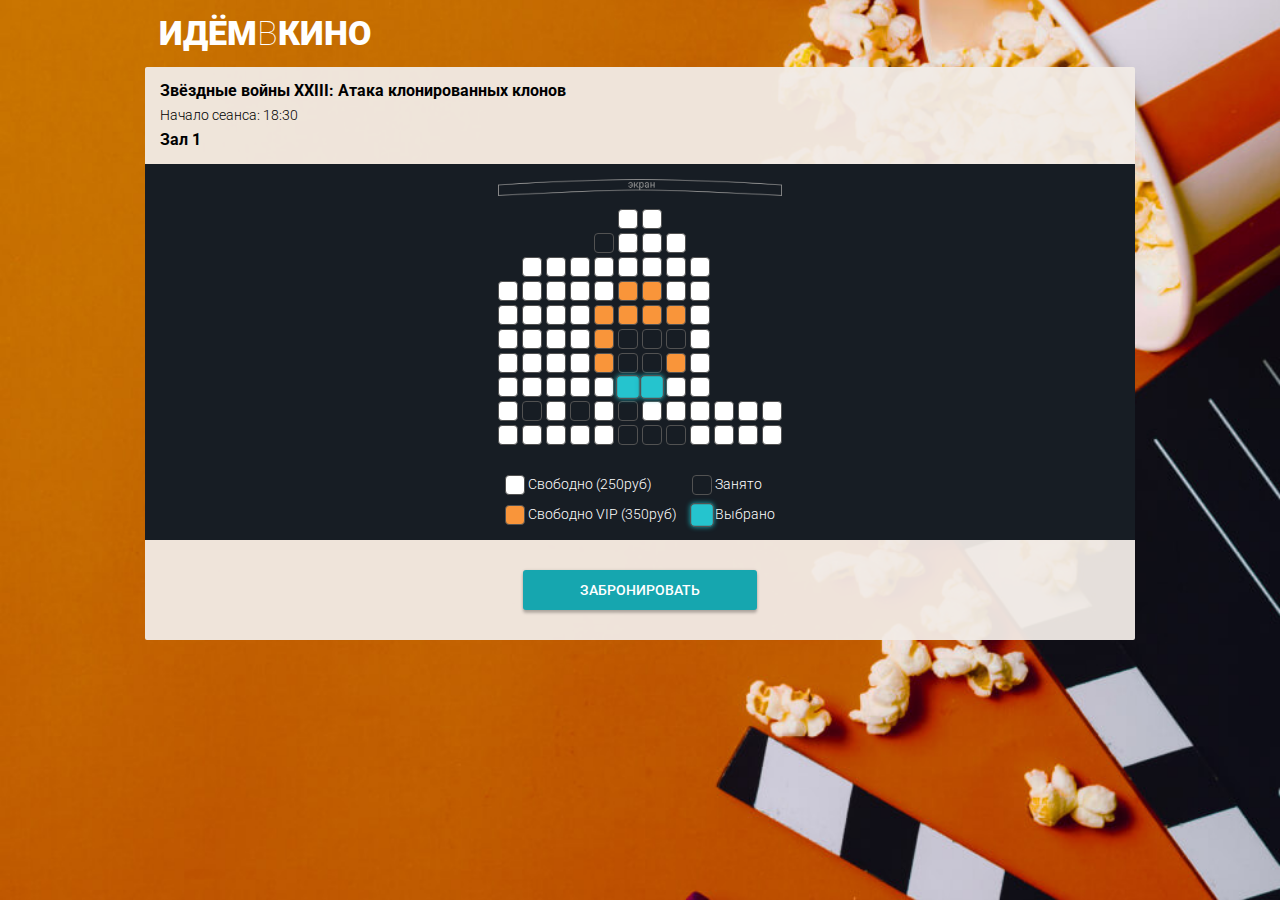
<file: hall.html>
<!DOCTYPE html>
<html lang="ru">

<head>
  <meta charset="UTF-8">
  <meta name="viewport" content="width=device-width, initial-scale=1.0">
  <meta http-equiv="X-UA-Compatible" content="ie=edge">
  <title>ИдёмВКино</title>
  <script src="client/js/hall.js" defer></script>
  <link rel="stylesheet" href="client/css/normalize.css">
  <link rel="stylesheet" href="client/css/styles.css">
  <link href="https://fonts.googleapis.com/css?family=Roboto:100,300,400,500,700,900&amp;subset=cyrillic,cyrillic-ext,latin-ext" rel="stylesheet">
</head>

<body>
  <header class="page-header">
    <h1 class="page-header__title">Идём<span>в</span>кино</h1>
  </header>
  
  <main>
    <section class="buying">
      <div class="buying__info">
        <div class="buying__info-description">
          <h2 class="buying__info-title">Звёздные войны XXIII: Атака клонированных клонов</h2>
          <p class="buying__info-start">Начало сеанса: 18:30</p>
          <p class="buying__info-hall">Зал 1</p>          
        </div>
        <div class="buying__info-hint">
          <p>Тапните дважды,<br>чтобы увеличить</p>
        </div>
      </div>
      <div class="conf-step">
        <div class="conf-step__wrapper">
          <div class="conf-step__row">
            <span class="conf-step__chair conf-step__chair_disabled"></span><span class="conf-step__chair conf-step__chair_disabled"></span>
            <span class="conf-step__chair conf-step__chair_disabled"></span><span class="conf-step__chair conf-step__chair_disabled"></span>
              <span class="conf-step__chair conf-step__chair_disabled"></span><span class="conf-step__chair conf-step__chair_standart"></span>
              <span class="conf-step__chair conf-step__chair_standart"></span><span class="conf-step__chair conf-step__chair_disabled"></span>
              <span class="conf-step__chair conf-step__chair_disabled"></span><span class="conf-step__chair conf-step__chair_disabled"></span>
            <span class="conf-step__chair conf-step__chair_disabled"></span><span class="conf-step__chair conf-step__chair_disabled"></span>
            </div>  

            <div class="conf-step__row">
              <span class="conf-step__chair conf-step__chair_disabled"></span><span class="conf-step__chair conf-step__chair_disabled"></span>
              <span class="conf-step__chair conf-step__chair_disabled"></span><span class="conf-step__chair conf-step__chair_disabled"></span>
              <span class="conf-step__chair conf-step__chair_taken"></span><span class="conf-step__chair conf-step__chair_standart"></span>
              <span class="conf-step__chair conf-step__chair_standart"></span><span class="conf-step__chair conf-step__chair_standart"></span>
              <span class="conf-step__chair conf-step__chair_disabled"></span><span class="conf-step__chair conf-step__chair_disabled"></span>
              <span class="conf-step__chair conf-step__chair_disabled"></span><span class="conf-step__chair conf-step__chair_disabled"></span>
            </div>  

            <div class="conf-step__row">
              <span class="conf-step__chair conf-step__chair_disabled"></span><span class="conf-step__chair conf-step__chair_standart"></span>
              <span class="conf-step__chair conf-step__chair_standart"></span><span class="conf-step__chair conf-step__chair_standart"></span>
              <span class="conf-step__chair conf-step__chair_standart"></span><span class="conf-step__chair conf-step__chair_standart"></span>
              <span class="conf-step__chair conf-step__chair_standart"></span><span class="conf-step__chair conf-step__chair_standart"></span>
              <span class="conf-step__chair conf-step__chair_standart"></span><span class="conf-step__chair conf-step__chair_disabled"></span>
              <span class="conf-step__chair conf-step__chair_disabled"></span><span class="conf-step__chair conf-step__chair_disabled"></span>
            </div>  

            <div class="conf-step__row">
              <span class="conf-step__chair conf-step__chair_standart"></span><span class="conf-step__chair conf-step__chair_standart"></span>
              <span class="conf-step__chair conf-step__chair_standart"></span><span class="conf-step__chair conf-step__chair_standart"></span>
              <span class="conf-step__chair conf-step__chair_standart"></span><span class="conf-step__chair conf-step__chair_vip"></span>
              <span class="conf-step__chair conf-step__chair_vip"></span><span class="conf-step__chair conf-step__chair_standart"></span>
              <span class="conf-step__chair conf-step__chair_standart"></span><span class="conf-step__chair conf-step__chair_disabled"></span>
              <span class="conf-step__chair conf-step__chair_disabled"></span><span class="conf-step__chair conf-step__chair_disabled"></span>
            </div>  

            <div class="conf-step__row">
              <span class="conf-step__chair conf-step__chair_standart"></span><span class="conf-step__chair conf-step__chair_standart"></span>
              <span class="conf-step__chair conf-step__chair_standart"></span><span class="conf-step__chair conf-step__chair_standart"></span>
              <span class="conf-step__chair conf-step__chair_vip"></span><span class="conf-step__chair conf-step__chair_vip"></span>
              <span class="conf-step__chair conf-step__chair_vip"></span><span class="conf-step__chair conf-step__chair_vip"></span>
              <span class="conf-step__chair conf-step__chair_standart"></span><span class="conf-step__chair conf-step__chair_disabled"></span>
              <span class="conf-step__chair conf-step__chair_disabled"></span><span class="conf-step__chair conf-step__chair_disabled"></span>
            </div>  

            <div class="conf-step__row">
              <span class="conf-step__chair conf-step__chair_standart"></span><span class="conf-step__chair conf-step__chair_standart"></span>
              <span class="conf-step__chair conf-step__chair_standart"></span><span class="conf-step__chair conf-step__chair_standart"></span>
              <span class="conf-step__chair conf-step__chair_vip"></span><span class="conf-step__chair conf-step__chair_taken"></span>
              <span class="conf-step__chair conf-step__chair_taken"></span><span class="conf-step__chair conf-step__chair_taken"></span>
              <span class="conf-step__chair conf-step__chair_standart"></span><span class="conf-step__chair conf-step__chair_disabled"></span>
              <span class="conf-step__chair conf-step__chair_disabled"></span><span class="conf-step__chair conf-step__chair_disabled"></span>
            </div>  

            <div class="conf-step__row">
              <span class="conf-step__chair conf-step__chair_standart"></span><span class="conf-step__chair conf-step__chair_standart"></span>
              <span class="conf-step__chair conf-step__chair_standart"></span><span class="conf-step__chair conf-step__chair_standart"></span>
              <span class="conf-step__chair conf-step__chair_vip"></span><span class="conf-step__chair conf-step__chair_taken"></span>
              <span class="conf-step__chair conf-step__chair_taken"></span><span class="conf-step__chair conf-step__chair_vip"></span>
              <span class="conf-step__chair conf-step__chair_standart"></span><span class="conf-step__chair conf-step__chair_disabled"></span>
              <span class="conf-step__chair conf-step__chair_disabled"></span><span class="conf-step__chair conf-step__chair_disabled"></span>
            </div>  

            <div class="conf-step__row">
              <span class="conf-step__chair conf-step__chair_standart"></span><span class="conf-step__chair conf-step__chair_standart"></span>
              <span class="conf-step__chair conf-step__chair_standart"></span><span class="conf-step__chair conf-step__chair_standart"></span>
              <span class="conf-step__chair conf-step__chair_standart"></span><span class="conf-step__chair conf-step__chair_selected"></span>
              <span class="conf-step__chair conf-step__chair_selected"></span><span class="conf-step__chair conf-step__chair_standart"></span>
              <span class="conf-step__chair conf-step__chair_standart"></span><span class="conf-step__chair conf-step__chair_disabled"></span>
              <span class="conf-step__chair conf-step__chair_disabled"></span><span class="conf-step__chair conf-step__chair_disabled"></span>
            </div>  

            <div class="conf-step__row">
              <span class="conf-step__chair conf-step__chair_standart"></span><span class="conf-step__chair conf-step__chair_taken"></span>
              <span class="conf-step__chair conf-step__chair_standart"></span><span class="conf-step__chair conf-step__chair_taken"></span>
              <span class="conf-step__chair conf-step__chair_standart"></span><span class="conf-step__chair conf-step__chair_taken"></span>
              <span class="conf-step__chair conf-step__chair_standart"></span><span class="conf-step__chair conf-step__chair_standart"></span>
              <span class="conf-step__chair conf-step__chair_standart"></span><span class="conf-step__chair conf-step__chair_standart"></span>
              <span class="conf-step__chair conf-step__chair_standart"></span><span class="conf-step__chair conf-step__chair_standart"></span>
            </div>  

            <div class="conf-step__row">
              <span class="conf-step__chair conf-step__chair_standart"></span><span class="conf-step__chair conf-step__chair_standart"></span>
              <span class="conf-step__chair conf-step__chair_standart"></span><span class="conf-step__chair conf-step__chair_standart"></span>
              <span class="conf-step__chair conf-step__chair_standart"></span><span class="conf-step__chair conf-step__chair_taken"></span>
              <span class="conf-step__chair conf-step__chair_taken"></span><span class="conf-step__chair conf-step__chair_taken"></span>
              <span class="conf-step__chair conf-step__chair_standart"></span><span class="conf-step__chair conf-step__chair_standart"></span>
              <span class="conf-step__chair conf-step__chair_standart"></span><span class="conf-step__chair conf-step__chair_standart"></span>
            </div>
        </div>
        <div class="conf-step__legend">
          <div class="col">
            <p class="conf-step__legend-price"><span class="conf-step__chair conf-step__chair_standart"></span> Свободно (<span class="conf-step__legend-value price-standart">250</span>руб)</p>
            <p class="conf-step__legend-price"><span class="conf-step__chair conf-step__chair_vip"></span> Свободно VIP (<span class="conf-step__legend-value price-vip">350</span>руб)</p>            
          </div>
          <div class="col">
            <p class="conf-step__legend-price"><span class="conf-step__chair conf-step__chair_taken"></span> Занято</p>
            <p class="conf-step__legend-price"><span class="conf-step__chair conf-step__chair_selected"></span> Выбрано</p>                    
          </div>
        </div>
      </div>
      <button class="acceptin-button"  >Забронировать</button>
    </section>     
  </main>
  <script src="client/js/createRequest.js"></script>
  <script src="client/js/hall.js"></script>
</body>
</html>
</file>
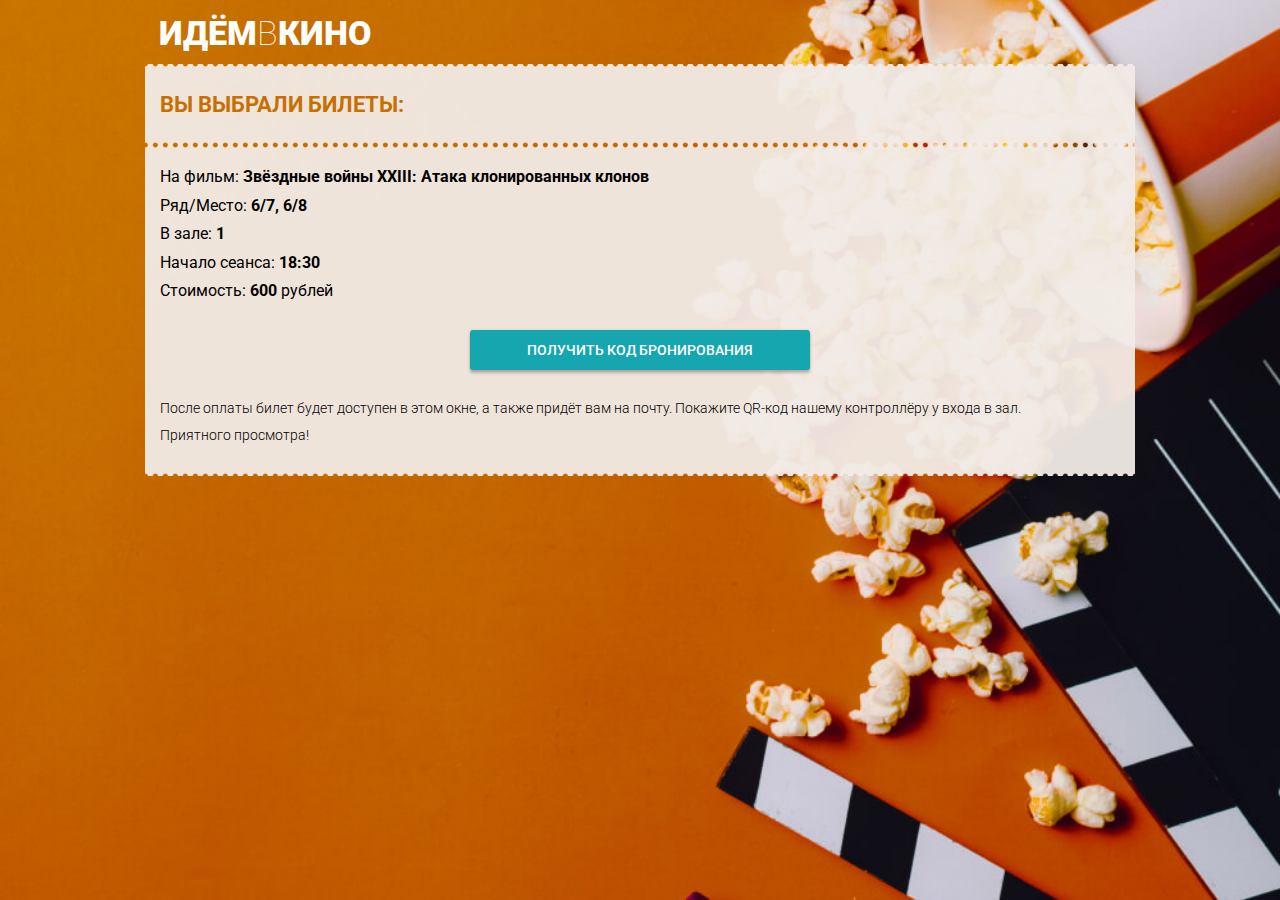
<file: payment.html>
<!DOCTYPE html>
<html lang="ru">

<head>
  <meta charset="UTF-8">
  <meta name="viewport" content="width=device-width, initial-scale=1.0">
  <meta http-equiv="X-UA-Compatible" content="ie=edge">
  <title>ИдёмВКино</title>
  <link rel="stylesheet" href="client/css/normalize.css">
  <link rel="stylesheet" href="client/css/styles.css">
  <link href="https://fonts.googleapis.com/css?family=Roboto:100,300,400,500,700,900&amp;subset=cyrillic,cyrillic-ext,latin-ext" rel="stylesheet">
</head>

<body>
  <header class="page-header">
    <h1 class="page-header__title">Идём<span>в</span>кино</h1>
  </header>
  
  <main>
    <section class="ticket">
      
      <header class="tichet__check">
        <h2 class="ticket__check-title">Вы выбрали билеты:</h2>
      </header>
      
      <div class="ticket__info-wrapper">
        <p class="ticket__info">На фильм: <span class="ticket__details ticket__title">Звёздные войны XXIII: Атака клонированных клонов</span></p>
        <p class="ticket__info">Ряд/Место: <span class="ticket__details ticket__chairs">6/7, 6/8</span></p>
        <p class="ticket__info">В зале: <span class="ticket__details ticket__hall">1</span></p>
        <p class="ticket__info">Начало сеанса: <span class="ticket__details ticket__start">18:30</span></p>
        <p class="ticket__info">Стоимость: <span class="ticket__details ticket__cost">600</span> рублей</p>

        <button class="acceptin-button" onclick="location.href='ticket.html'" >Получить код бронирования</button>

        <p class="ticket__hint">После оплаты билет будет доступен в этом окне, а также придёт вам на почту. Покажите QR-код нашему контроллёру у входа в зал.</p>
        <p class="ticket__hint">Приятного просмотра!</p>
      </div>
    </section>     
  </main>
  <script src="client/js/createRequest.js"></script>
  <script src="client/js/payment.js"></script>
</body>
</html>
</file>
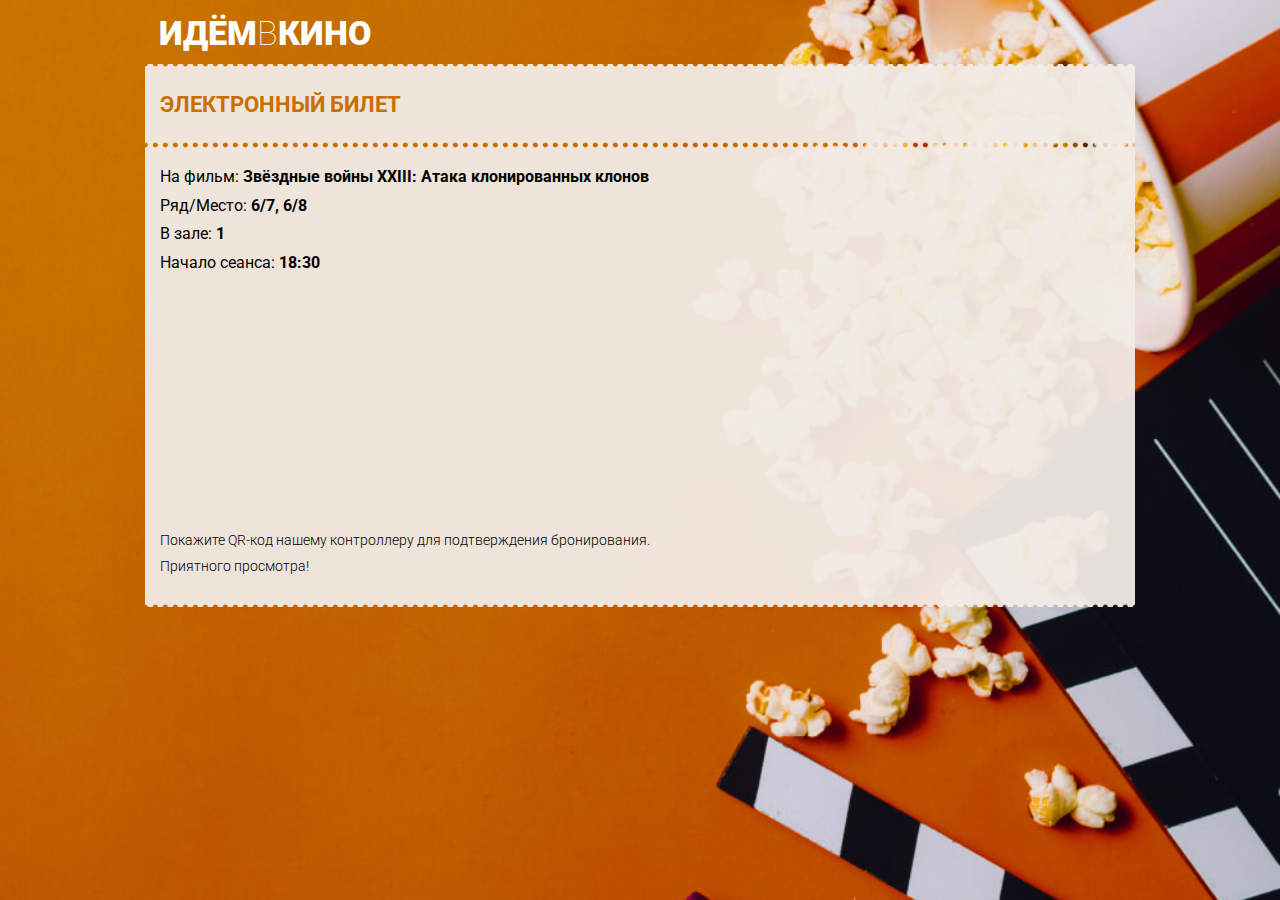
<file: ticket.html>
<!DOCTYPE html>
<html lang="ru">

<head>
  <meta charset="UTF-8">
  <meta name="viewport" content="width=device-width, initial-scale=1.0">
  <meta http-equiv="X-UA-Compatible" content="ie=edge">
  <title>ИдёмВКино</title>
  <link rel="stylesheet" href="client/css/normalize.css">
  <link rel="stylesheet" href="client/css/styles.css">
  <link href="https://fonts.googleapis.com/css?family=Roboto:100,300,400,500,700,900&amp;subset=cyrillic,cyrillic-ext,latin-ext" rel="stylesheet">
</head>

<body>
  <header class="page-header">
    <h1 class="page-header__title">Идём<span>в</span>кино</h1>
  </header>
  
  <main>
    <section class="ticket">
      
      <header class="tichet__check">
        <h2 class="ticket__check-title">Электронный билет</h2>
      </header>
      
      <div class="ticket__info-wrapper">
        <p class="ticket__info">На фильм: <span class="ticket__details ticket__title">Звёздные войны XXIII: Атака клонированных клонов</span></p>
        <p class="ticket__info">Ряд/Место: <span class="ticket__details ticket__chairs">6/7, 6/8</span></p>
        <p class="ticket__info">В зале: <span class="ticket__details ticket__hall">1</span></p>
        <p class="ticket__info">Начало сеанса: <span class="ticket__details ticket__start">18:30</span></p>

        <div class="ticket__info-qr"></div>

        <p class="ticket__hint">Покажите QR-код нашему контроллеру для подтверждения бронирования.</p>
        <p class="ticket__hint">Приятного просмотра!</p>
      </div>
    </section>     
  </main>
  <script src="client/js/createRequest.js"></script>
  <script src="client/js/ticket.js"></script>
  <script src="client/js/QRCreator.js" defer></script>
</body>
</html>
</file>
<file: client/css/styles.css>
@charset "UTF-8";
* {
  margin: 0;
  padding: 0;
  box-sizing: border-box;
}

html {
  font-family: "Roboto", sans-serif;
  font-size: 62.5%;
}

body {
  background-image: url("../i/background.jpg");
  background-size: cover;
  background-attachment: fixed;
  background-position: right;
}

.page-header {
  padding: 1.4rem;
}

.page-header__title {
  margin: 0;
  font-weight: 900;
  font-size: 3.4rem;
  color: #FFFFFF;
  text-transform: uppercase;
}
.page-header__title span {
  font-weight: 100;
}

/* ~~~~~~~~~~~~ Главная ~~~~~~~~~~~~ */
.page-nav {
  position: sticky;
  top: 2px;
  padding-bottom: 1rem;
  display: flex;
  flex-wrap: nowrap;
  align-items: stretch;
  color: #000000;
  z-index: 10;
}
.page-nav .page-nav__day {
  flex-basis: calc(100% / 8);
  font-size: 1.2rem;
  padding: 1rem;
  background: rgba(255, 255, 255, 0.9);
  box-shadow: 0px 2px 2px rgba(0, 0, 0, 0.24), 0px 0px 2px rgba(0, 0, 0, 0.12);
  border-radius: 2px;
  text-decoration: none;
  color: #000000;
}
.page-nav .page-nav__day + .page-nav__day {
  margin-left: 1px;
}
.page-nav .page-nav__day .page-nav__day-week::after {
  content: ',';
}
.page-nav .page-nav__day .page-nav__day-number::before {
  content: ' ';
}
.page-nav .page-nav__day .page-nav__day-week, .page-nav .page-nav__day .page-nav__day-number {
  display: block;
}
.page-nav .page-nav__day_chosen {
  flex-grow: 1;
  background-color: #FFFFFF;
  font-weight: 700;
  transform: scale(1.1);
}
.page-nav .page-nav__day_weekend {
  color: #DE2121;
}
.page-nav .page-nav__day_next {
  text-align: center;
}
.page-nav .page-nav__day_next::before {
  content: '>';
  font-family: monospace;
  font-weight: 700;
  font-size: 2.4rem;
}
.page-nav .page-nav__day_today .page-nav__day-week::before {
  content: 'Сегодня';
  display: block;
}
.page-nav .page-nav__day_today .page-nav__day-week, .page-nav .page-nav__day_today .page-nav__day-number {
  display: inline;
}

.movie {
  position: relative;
  padding: 1.5rem;
  margin-top: 3rem;
  background: rgba(241, 235, 230, 0.95);
  color: #000000;
}
.movie .movie__info {
  display: flex;
}
.movie .movie__poster {
  position: relative;
  width: 12.5rem;
  height: 17.5rem;
  /*    left: 1.5rem;
      top: -1.5rem;*/
}
.movie .movie__poster .movie__poster-image {
  position: relative;
  top: -3rem;
  width: 12.5rem;
  height: 17.5rem;
}
.movie .movie__poster::after {
  content: '';
  display: block;
  position: absolute;
  right: -0.7rem;
  top: -3rem;
  border: 1.5rem solid transparent;
  border-bottom: 0 solid transparent;
  border-right: 0 solid transparent;
  border-left: 0.7rem solid #772720;
}
.movie .movie__description {
  flex-grow: 1;
  padding-left: 1.5rem;
}
.movie .movie__title {
  font-weight: 700;
  font-size: 1.6rem;
}
.movie .movie__synopsis {
  font-size: 1.4rem;
  margin-top: 1rem;
}
.movie .movie__data {
  font-size: 1.4rem;
  font-weight: 300;
  margin-top: 1rem;
}
.movie .movie-seances__hall + .movie-seances__hall {
  margin-top: 2rem;
}
.movie .movie-seances__hall .movie-seances__hall-title {
  font-weight: 700;
  font-size: 1.6rem;
}
.movie .movie-seances__hall .movie-seances__list {
  margin-top: 0.7rem;
  font-size: 0;
}
.movie .movie-seances__hall .movie-seances__time-block {
  display: inline-block;
  margin-bottom: 4px;
}
.movie .movie-seances__hall .movie-seances__time-block:nth-last-of-type(n + 1) {
  margin-right: 4px;
}
.movie .movie-seances__hall .movie-seances__time {
  display: block;
  padding: 8px;
  box-shadow: 0px 2px 2px rgba(0, 0, 0, 0.24), 0px 0px 2px rgba(0, 0, 0, 0.12);
  border-radius: 2px;
  background-color: #FFFFFF;
  color: #000000;
  text-decoration: none;
  font-size: 1.5rem;
}

/* ~~~~~~~~~~~~ Кинозал ~~~~~~~~~~~~ */
.acceptin-button {
  display: block;
  margin: 3rem auto 0;
  box-shadow: 0px 3px 3px rgba(0, 0, 0, 0.24), 0px 0px 3px rgba(0, 0, 0, 0.12);
  border-radius: 3px;
  border: none;
  padding: 12px 57px;
  text-transform: uppercase;
  font-weight: 500;
  font-size: 1.4rem;
  background-color: #16A6AF;
  color: #FFFFFF;
}

.buying {
  background-color: rgba(241, 235, 230, 0.95);
  padding-bottom: 3rem;
}

.buying__info {
  display: flex;
  align-items: center;
  justify-content: space-between;
  padding: 1.5rem;
}
.buying__info .buying__info-description {
  padding-right: 1.5rem;
}
.buying__info .buying__info-title, .buying__info .buying__info-hall {
  font-size: 1.6rem;
  font-weight: 700;
}
.buying__info .buying__info-start {
  font-size: 1.4rem;
  font-weight: 300;
  margin: 0.7rem 0;
}
.buying__info .buying__info-hint {
  position: relative;
  font-weight: 300;
  font-size: 1.4rem;
  text-align: center;
}
.buying__info .buying__info-hint p {
  position: relative;
  width: 10rem;
}
.buying__info .buying__info-hint p::before {
  content: '';
  position: absolute;
  left: -1rem;
  top: calc(50% - 1.6rem);
  display: block;
  width: 2.4rem;
  height: 3.2rem;
  background-image: url(../i/hint.png);
  background-size: 2.4rem 3.2rem;
}

.conf-step {
  text-align: center;
  background-color: #171D24;
  padding: 1.5rem 3rem 1.5rem;
}

.conf-step__wrapper {
  font-size: 0;
  display: inline-block;
  background-image: url(../i/screen.png);
  background-position: top;
  background-repeat: no-repeat;
  background-size: 100%;
  padding-top: 3rem;
}
.conf-step__wrapper::before {
  content: '';
}

.conf-step__row + .conf-step__row {
  margin-top: 4px;
}

.conf-step__chair {
  display: inline-block;
  vertical-align: middle;
  width: 2rem;
  height: 2rem;
  border: 1px solid #525252;
  box-sizing: border-box;
  border-radius: 4px;
}
.conf-step__chair:not(:first-of-type) {
  margin-left: 4px;
}

.conf-step__chair_disabled {
  opacity: 0;
}

.conf-step__chair_standart {
  background-color: #FFFFFF;
}

.conf-step__chair_vip {
  background-color: #F9953A;
}

.conf-step__chair_taken {
  background-color: transparent;
}

.conf-step__chair_selected {
  background-color: #25C4CE;
  box-shadow: 0px 0px 4px #16A6AF;
  transform: scale(1.2);
}

.conf-step__legend { 
  padding-top: 3rem;
  font-size: 1.4rem;
  font-weight: 300;
  color: #FFFFFF;
  display: flex;
  flex-wrap: nowrap;
  text-align: left;
}
.conf-step__legend .col {
  max-width: 25rem;
}
.conf-step__legend .col:first-of-type {
  padding-right: 1.5rem;
  margin-left: auto;
}
.conf-step__legend .col:last-of-type {
  margin-right: auto;
}
.conf-step__legend .conf-step__legend-price + .conf-step__legend-price {
  margin-top: 1rem;
}

/* ~~~~~~~~~~~~ Билет ~~~~~~~~~~~~ */
.tichet__check, .ticket__info-wrapper {
  padding-left: 1.5rem;
  padding-right: 1.5rem;
  background-color: rgba(241, 235, 230, 0.95);
}

.tichet__check {
  position: relative;
  padding-top: 2.5rem;
  padding-bottom: 2.5rem;
}
.tichet__check::before {
  content: '';
  display: block;
  position: absolute;
  top: -3px;
  left: 0;
  right: 0;
  height: 3px;
  background-image: url(../i/border-top.png);
  background-size: 10px 3px;
}
.tichet__check::after {
  content: '';
  display: block;
  position: absolute;
  bottom: -3px;
  left: 0;
  right: 0;
  height: 3px;
  background-image: url(../i/border-bottom.png);
  background-size: 10px 3px;
}

.ticket__info-wrapper {
  position: relative;
  margin-top: 6px;
  padding-top: 2rem;
  padding-bottom: 3rem;
}
.ticket__info-wrapper::before {
  content: '';
  display: block;
  position: absolute;
  top: -3px;
  left: 0;
  right: 0;
  height: 3px;
  background-image: url(../i/border-top.png);
  background-size: 10px 3px;
}
.ticket__info-wrapper::after {
  content: '';
  display: block;
  position: absolute;
  bottom: -3px;
  left: 0;
  right: 0;
  height: 3px;
  background-image: url(../i/border-bottom.png);
  background-size: 10px 3px;
}

.ticket__check-title {
  font-weight: 700;
  font-size: 2.2rem;
  text-transform: uppercase;
  color: #C76F00;
}

.ticket__info {
  font-size: 1.6rem;
  color: #000000;
}
.ticket__info + .ticket__info {
  margin-top: 1rem;
}

.ticket__details {
  font-weight: 700;
}

.ticket__hint {
  font-weight: 300;
  font-size: 1.4rem;
  margin-top: 3rem;
}
.ticket__hint + .ticket__hint {
  margin-top: 1rem;
}

.ticket__info-qr {
  display: block;
  margin: 3rem auto 0;
  width: 20rem;
  height: 20rem;
}

@media screen and (min-width: 479px) {
  .page-nav .page-nav__day {
    padding: 1rem 2rem;
  }
}
@media screen and (min-width: 990px) {
  .page-header, nav, main {
    width: 990px;
    margin: auto;
  }

  .movie, .buying {
    border-radius: 2px;
  }

  .buying__info-hint {
    display: none;
  }
}

/*================================================================*/

.movie .movie-seances__hall .acceptin-button-disabled {
 background-color: #888888;
 pointer-events: none
}

.acceptin-button:disabled {
  background-color: #888888;
  pointer-events: none
 }
</file>
